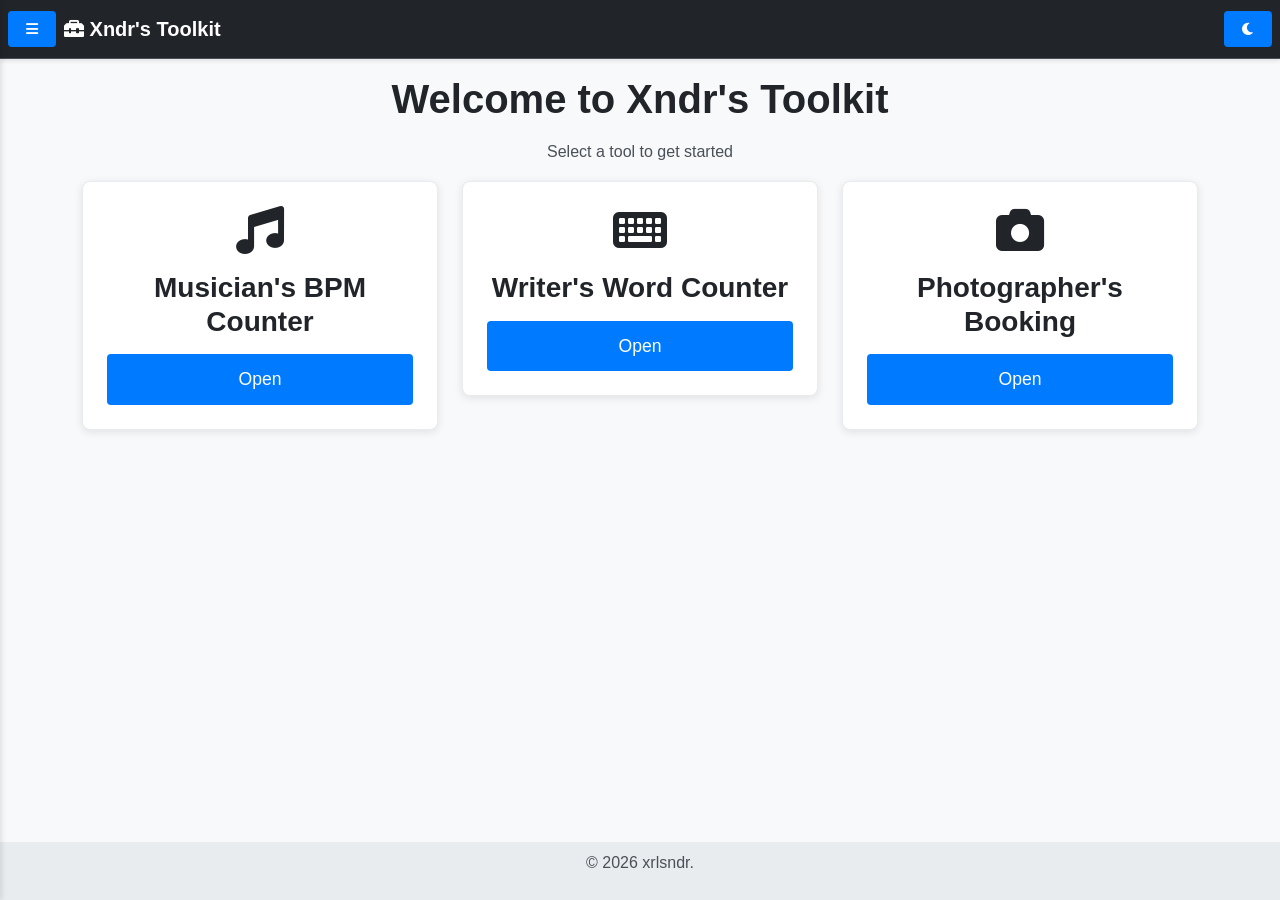
<file: index.html>
﻿<!DOCTYPE html>
<html lang="en">
<head>
<meta charset="UTF-8">
<title>Xndr's Toolkit</title>
<meta name="viewport" content="width=device-width, initial-scale=1.0">

<link href="https://cdn.jsdelivr.net/npm/bootstrap@5.3.0/dist/css/bootstrap.min.css" rel="stylesheet">
<link rel="stylesheet" href="https://cdnjs.cloudflare.com/ajax/libs/font-awesome/6.0.0/css/all.min.css">
<link rel="stylesheet" href="styles.css">

<style>
footer {
    margin-top: auto;
}
</style>
</head>

<body>

<nav class="navbar navbar-dark bg-dark">
<div class="container-fluid d-flex align-items-center px-2">
    <button onclick="toggleSidebar()" class="btn btn-outline-light btn-sm nav-icon-btn me-2" aria-label="Open sidebar"><i class="fas fa-bars"></i></button>
    <span class="navbar-brand"><i class="fas fa-toolbox"></i> Xndr's Toolkit</span>
    <div class="d-flex gap-1 align-items-center ms-auto">
        <button onclick="toggleDarkMode()" class="btn btn-outline-light btn-sm nav-icon-btn" aria-label="Toggle dark mode"><i class="fas fa-moon"></i></button>
    </div>
</div>
</nav>

<section class="p-3 text-center">
<h1>Welcome to Xndr's Toolkit </h1>
<p>Select a tool to get started</p>

<div class="container mt-2">
<div class="row g-4 justify-content-center">

<!-- WEBSITE 1 -->
<div class="col-md-4">
<div class="card-custom text-center">
<i class="fas fa-music fa-3x"></i>
<h3 class="mt-3">Musician's BPM Counter</h3>
<a href="metronome.html" class="btn btn-primary btn-custom page-link">Open</a>
</div>
</div>

<!-- WEBSITE 2 -->
<div class="col-md-4">
<div class="card-custom text-center">
<i class="fas fa-keyboard fa-3x"></i>
<h3 class="mt-3">Writer's Word Counter</h3>
<a href="wordcount.html" class="btn btn-success btn-custom page-link">Open</a>
</div>
</div>

<!-- WEBSITE 3 -->
<div class="col-md-4">
<div class="card-custom text-center">
<i class="fas fa-camera fa-3x"></i>
<h3 class="mt-3">Photographer's Booking</h3>
<a href="booking.html" class="btn btn-warning btn-custom page-link">Open</a>
</div>
</div>

</div>
</div>
</section>

<footer>
<p>&copy; 2026 xrlsndr.</p>
</footer>

<style>
footer {
    margin-top: auto;
}
</style>

<script>
/* ===== DARK MODE ===== */
function initializeDarkMode() {
    const isDarkMode = localStorage.getItem('darkMode') === 'enabled';
    if (isDarkMode) {
        document.body.classList.add('dark-mode');
    }
}

function toggleDarkMode() {
    document.body.classList.toggle("dark-mode");
    const isDarkMode = document.body.classList.contains('dark-mode');
    localStorage.setItem('darkMode', isDarkMode ? 'enabled' : 'disabled');
}

/* ===== SIDEBAR ===== */
function toggleSidebar() {
    const sidebar = document.getElementById('sidebar');
    const overlay = document.getElementById('sidebar-overlay');
    const body = document.body;
    
    sidebar.classList.toggle('open');
    overlay.classList.toggle('open');
    body.classList.toggle('sidebar-open');
}

/* ===== PAGE TRANSITIONS ===== */
function setupPageTransition() {
    document.querySelectorAll('a.page-link').forEach(link => {
        const href = link.getAttribute('href');
        if (!href || href.startsWith('#')) return;
        link.addEventListener('click', function(event) {
            event.preventDefault();
            toggleSidebar(); // Close sidebar first
            document.body.classList.add('fade-out');
            setTimeout(() => window.location.href = href, 300);
        });
    });
}

window.addEventListener('DOMContentLoaded', () => {
    initializeDarkMode();
    setupPageTransition();
    document.getElementById('sidebar-overlay').addEventListener('click', toggleSidebar);
});
</script>

<div id="sidebar" class="sidebar">
    <button onclick="toggleSidebar()" class="close-btn">&times;</button>
    <ul class="sidebar-menu">
        <li><a href="metronome.html" class="page-link"><i class="fas fa-music"></i> Metronome</a></li>
        <li><a href="wordcount.html" class="page-link"><i class="fas fa-keyboard"></i> Word Counter</a></li>
        <li><a href="booking.html" class="page-link"><i class="fas fa-camera"></i> Booking</a></li>
    </ul>
</div>

<div id="sidebar-overlay" class="sidebar-overlay"></div>

</body>
</html>
</file>
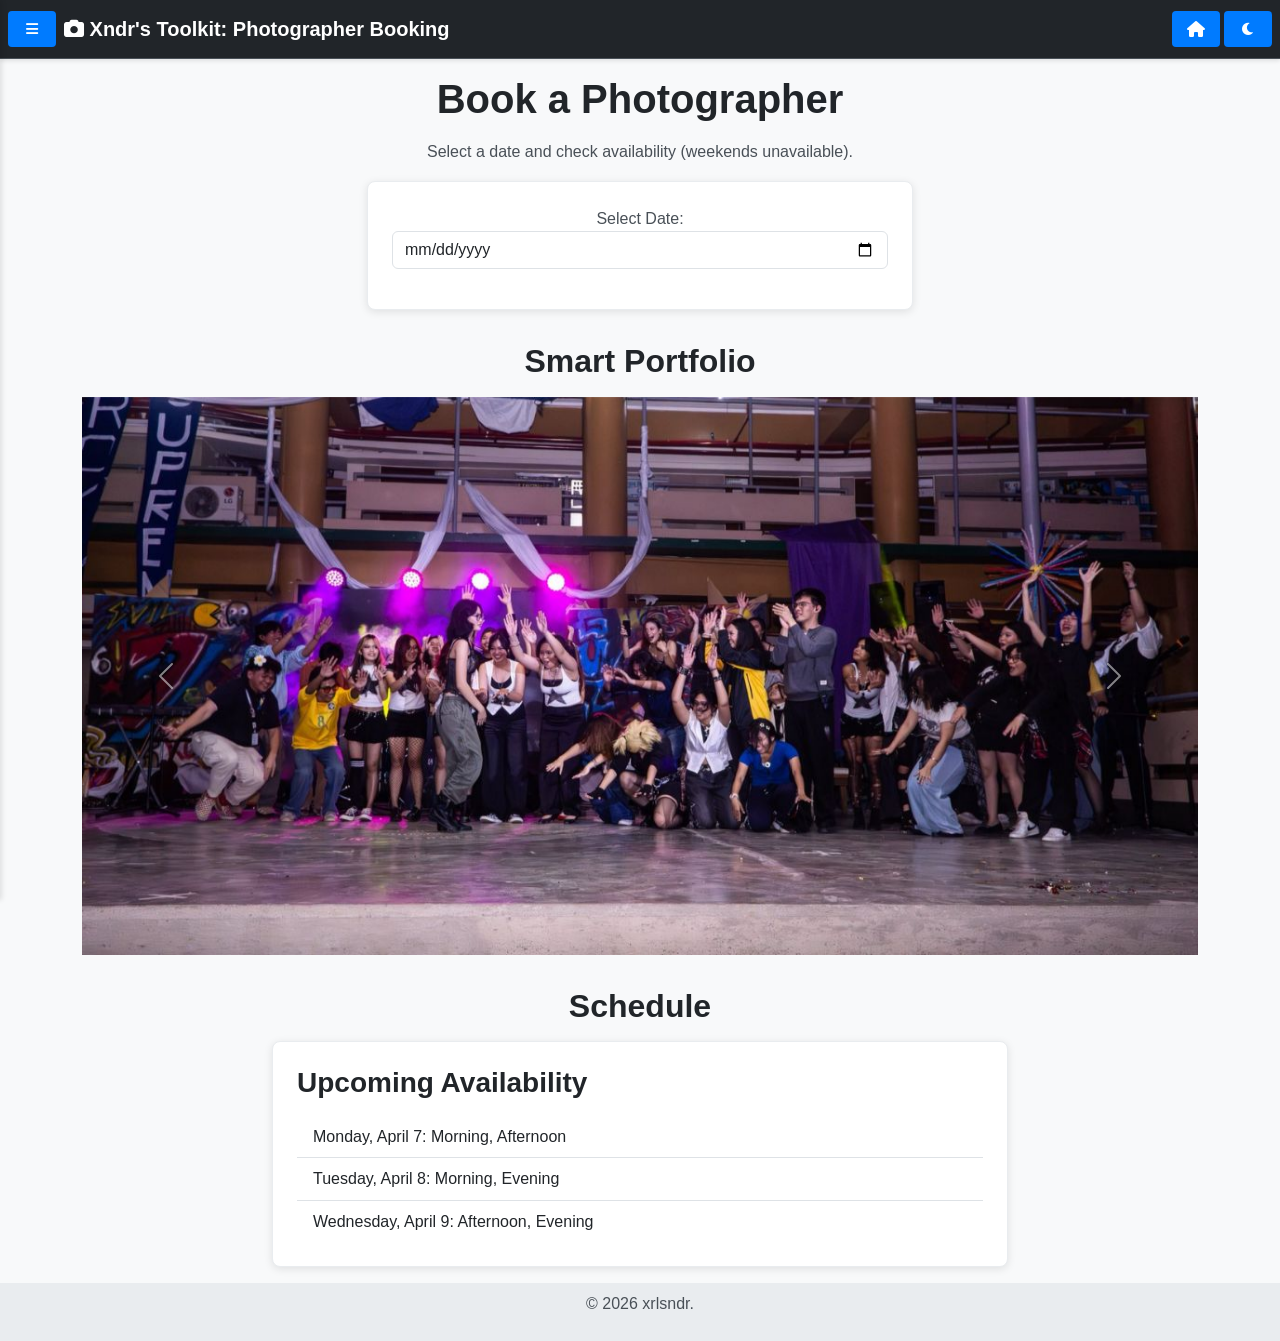
<file: booking.html>
﻿<!DOCTYPE html>
<html lang="en">
<head>
<meta charset="UTF-8">
<title>Photographer Booking</title>
<meta name="viewport" content="width=device-width, initial-scale=1.0">

<link href="https://cdn.jsdelivr.net/npm/bootstrap@5.3.0/dist/css/bootstrap.min.css" rel="stylesheet">
<link rel="stylesheet" href="https://cdnjs.cloudflare.com/ajax/libs/font-awesome/6.0.0/css/all.min.css">
<link rel="stylesheet" href="styles.css">

<style>
body.dark-mode .list-group-item {
    background-color: #495057;
    color: #f8f9fa;
    border-color: #6c757d;
}

body.dark-mode .bg-light {
    background-color: #343a40 !important;
}

.alert-success {
    background-color: #d1edff;
    border-color: #bee5eb;
    color: #0c5460;
}

body.dark-mode .alert-success {
    background-color: #1a3a4a;
    border-color: #2d5a6c;
    color: #bee5eb;
}
</style>
</head>
<body>

<nav class="navbar navbar-dark bg-dark">
<div class="container-fluid d-flex align-items-center px-2">
    <button onclick="toggleSidebar()" class="btn btn-outline-light btn-sm nav-icon-btn me-2" aria-label="Open sidebar"><i class="fas fa-bars"></i></button>
    <span class="navbar-brand"><i class="fas fa-camera"></i> Xndr's Toolkit: Photographer Booking</span>
    <div class="d-flex gap-1 align-items-center ms-auto">
        <a href="index.html" class="btn btn-outline-light btn-sm page-link nav-icon-btn" aria-label="Back to home"><i class="fas fa-home"></i></a>
        <button onclick="toggleDarkMode()" class="btn btn-outline-light btn-sm nav-icon-btn" aria-label="Toggle dark mode"><i class="fas fa-moon"></i></button>
    </div>
</div>
</nav>

<section class="p-3 text-center">
<h1>Book a Photographer</h1>
<p>Select a date and check availability (weekends unavailable).</p>

<div class="container mt-2">
<div class="row justify-content-center">
    <div class="col-md-6">
        <div class="card-custom">
            <label for="bookingDate">Select Date:</label>
            <input type="date" id="bookingDate" class="form-control mb-3">
            <p id="warning" class="text-danger fw-bold" style="display: none;">Date Unavailable (Weekend)</p>
            <p id="available" class="text-success fw-bold" style="display: none;">Date Available </p>
<div id="timeSlots" style="display: none;">
<label>Available Time Slots:</label>
<div class="form-check">
<input class="form-check-input" type="radio" name="timeSlot" id="morning" value="morning">
<label class="form-check-label" for="morning">
Morning (9 AM - 12 PM)
</label>
</div>
<div class="form-check">
<input class="form-check-input" type="radio" name="timeSlot" id="afternoon" value="afternoon">
<label class="form-check-label" for="afternoon">
Afternoon (1 PM - 5 PM)
</label>
</div>
<div class="form-check">
<input class="form-check-input" type="radio" name="timeSlot" id="evening" value="evening">
<label class="form-check-label" for="evening">
Evening (6 PM - 9 PM)
</label>
</div>
<label for="bookingEmail" class="mt-3">Email Address:</label>
<input type="email" id="bookingEmail" class="form-control mb-3" placeholder="Enter your email address" required>
<button class="btn btn-custom mt-3" id="bookNowBtn">Book Now</button>
</div>
<div id="bookingSuccess" class="mt-3" style="display: none;">
<div class="alert alert-success" role="alert">
<i class="fas fa-check-circle"></i> <strong>Booking Successful!</strong> Thank you for booking with us. We'll send a confirmation email shortly.
</div>
</div>
        </div>
    </div>
</div>
</div>
</section>

<section class="p-3" id="portfolio">
<h2 class="text-center">Smart Portfolio</h2>
<div class="container">
<div id="portfolioCarousel" class="carousel slide" data-bs-ride="carousel">
<div class="carousel-inner">
<div class="carousel-item active">
<img src="recital.jpg" class="d-block w-100" alt="Recital">
</div>
<div class="carousel-item">
<img src="backstage.jpg" class="d-block w-100" alt="Backstage">
</div>
<div class="carousel-item">
<img src="practices.jpg" class="d-block w-100" alt="Practices">
</div>
</div>
<button class="carousel-control-prev" type="button" data-bs-target="#portfolioCarousel" data-bs-slide="prev">
<span class="carousel-control-prev-icon" aria-hidden="true"></span>
<span class="visually-hidden">Previous</span>
</button>
<button class="carousel-control-next" type="button" data-bs-target="#portfolioCarousel" data-bs-slide="next">
<span class="carousel-control-next-icon" aria-hidden="true"></span>
<span class="visually-hidden">Next</span>
</button>
</div>
</div>
</section>

<section class="p-3 bg-light" id="schedule">
<h2 class="text-center">Schedule</h2>
<div class="container">
<div class="row justify-content-center">
<div class="col-md-8">
<div class="card-custom">
<h3>Upcoming Availability</h3>
<ul class="list-group list-group-flush">
<li class="list-group-item">Monday, April 7: Morning, Afternoon</li>
<li class="list-group-item">Tuesday, April 8: Morning, Evening</li>
<li class="list-group-item">Wednesday, April 9: Afternoon, Evening</li>
</ul>
</div>
</div>
</div>
</div>
</section>

<footer>
<p>&copy; 2026 xrlsndr.</p>
</footer>

<style>
footer {
    margin-top: auto;
}
</style>

<script src="https://cdn.jsdelivr.net/npm/bootstrap@5.3.0/dist/js/bootstrap.bundle.min.js"></script>
<script>
/* ===== DARK MODE ===== */
function initializeDarkMode() {
    const isDarkMode = localStorage.getItem('darkMode') === 'enabled';
    if (isDarkMode) {
        document.body.classList.add('dark-mode');
    }
}

function toggleDarkMode() {
    document.body.classList.toggle("dark-mode");
    const isDarkMode = document.body.classList.contains('dark-mode');
    localStorage.setItem('darkMode', isDarkMode ? 'enabled' : 'disabled');
}

/* ===== SIDEBAR ===== */
function toggleSidebar() {
    const sidebar = document.getElementById('sidebar');
    const overlay = document.getElementById('sidebar-overlay');
    const body = document.body;
    
    sidebar.classList.toggle('open');
    overlay.classList.toggle('open');
    body.classList.toggle('sidebar-open');
}

/* ===== PAGE TRANSITIONS ===== */
function setupPageTransition() {
    document.querySelectorAll('a.page-link').forEach(link => {
        const href = link.getAttribute('href');
        if (!href || href.startsWith('#')) return;
        link.addEventListener('click', function(event) {
            event.preventDefault();
            toggleSidebar(); // Close sidebar first
            document.body.classList.add('fade-out');
            setTimeout(() => window.location.href = href, 300);
        });
    });
}

window.addEventListener('DOMContentLoaded', () => {
    initializeDarkMode();
    setupPageTransition();
    document.getElementById('sidebar-overlay').addEventListener('click', toggleSidebar);
});

/* ===== DATE VALIDATION ===== */
const bookingDate = document.getElementById("bookingDate");
const warning = document.getElementById("warning");
const available = document.getElementById("available");
const timeSlots = document.getElementById("timeSlots");
const bookingEmail = document.getElementById("bookingEmail");
const bookNowBtn = document.getElementById("bookNowBtn");
const bookingSuccess = document.getElementById("bookingSuccess");

bookingDate.addEventListener("change", function () {
    const selectedDate = new Date(this.value);
    const day = selectedDate.getDay(); // 0 = Sunday, 6 = Saturday

    if (day === 0 || day === 6) {
        warning.style.display = "block";
        available.style.display = "none";
        timeSlots.style.display = "none";
        bookingSuccess.style.display = "none";
    } else {
        warning.style.display = "none";
        available.style.display = "block";
        timeSlots.style.display = "block";
        bookingSuccess.style.display = "none";
    }
});

bookNowBtn.addEventListener("click", function() {
    const selectedTimeSlot = document.querySelector('input[name="timeSlot"]:checked');
    const email = bookingEmail.value.trim();
    
    if (!selectedTimeSlot) {
        alert("Please select a time slot.");
        return;
    }
    
    if (!email) {
        alert("Please enter your email address.");
        return;
    }
    
    // Basic email validation
    const emailRegex = /^[^\s@]+@[^\s@]+\.[^\s@]+$/;
    if (!emailRegex.test(email)) {
        alert("Please enter a valid email address.");
        return;
    }
    
    console.log("Booking details:", {
        date: bookingDate.value,
        timeSlot: selectedTimeSlot.value,
        email: email
    });
     
    timeSlots.style.display = "none";
    available.style.display = "none";
    bookingSuccess.style.display = "block";
});
</script>

<div id="sidebar" class="sidebar">
    <button onclick="toggleSidebar()" class="close-btn">&times;</button>
    <ul class="sidebar-menu">
        <li><a href="index.html" class="page-link"><i class="fas fa-home"></i> Home</a></li>
        <li><a href="metronome.html" class="page-link"><i class="fas fa-music"></i> Metronome</a></li>
        <li><a href="wordcount.html" class="page-link"><i class="fas fa-keyboard"></i> Word Counter</a></li>
    </ul>
</div>

<div id="sidebar-overlay" class="sidebar-overlay"></div>

</body>
</html>
</file>
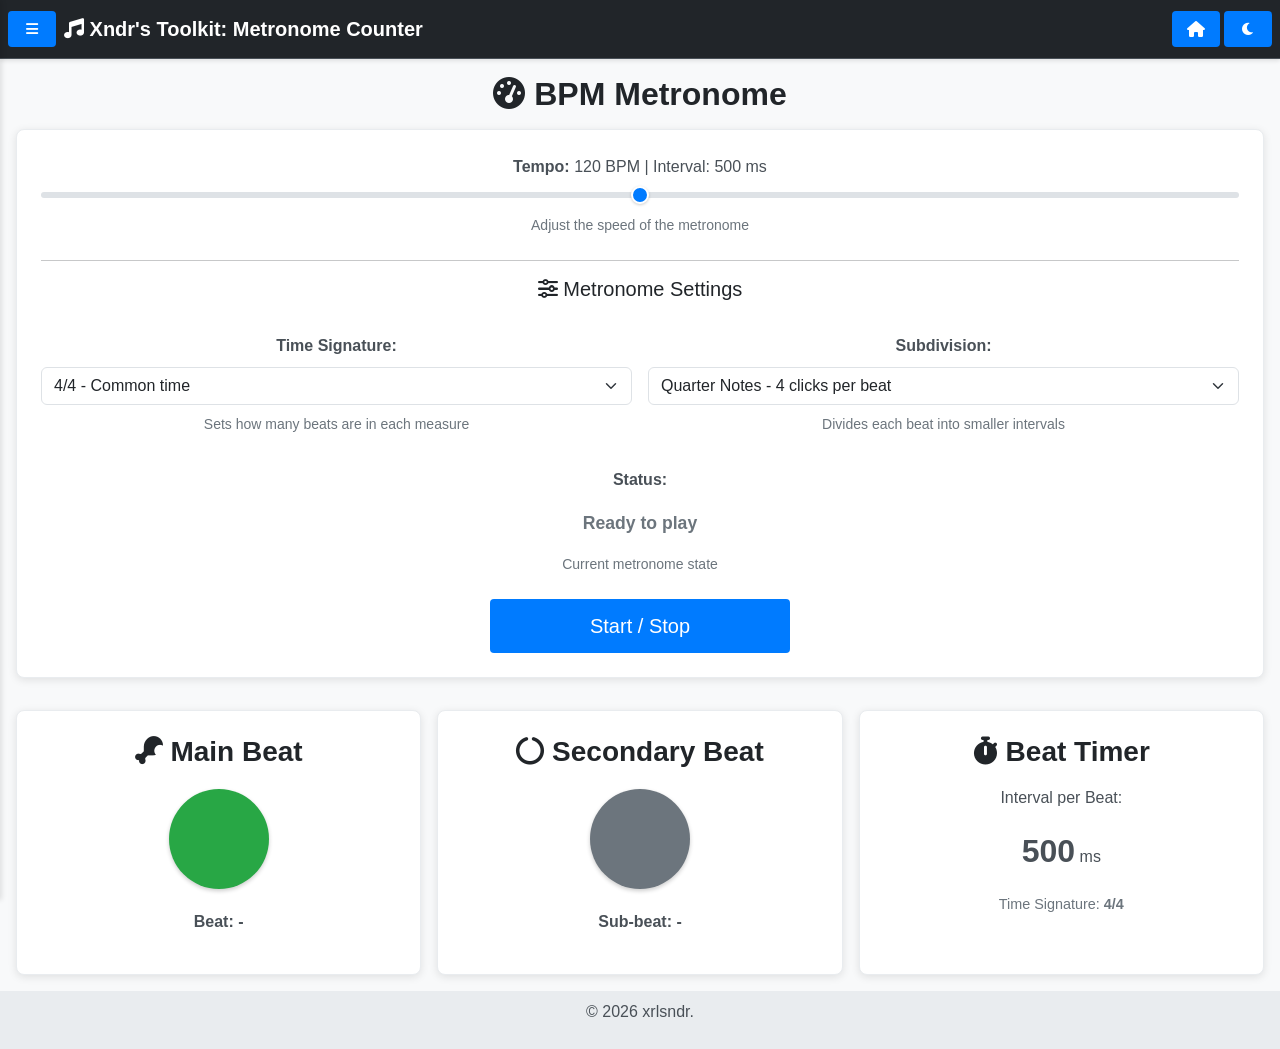
<file: metronome.html>
<!DOCTYPE html>
<html lang="en">
<head>
<meta charset="UTF-8">
<title>Metronome Counter</title>
<meta name="viewport" content="width=device-width, initial-scale=1.0">

<link href="https://cdn.jsdelivr.net/npm/bootstrap@5.3.0/dist/css/bootstrap.min.css" rel="stylesheet">
<link rel="stylesheet" href="https://cdnjs.cloudflare.com/ajax/libs/font-awesome/6.0.0/css/all.min.css">
<link rel="stylesheet" href="styles.css">

<style>
/* ===== SLIDER ===== */
input[type=range] {
    width: 100%;
    height: 6px;
    background-color: #dee2e6;
    border-radius: 3px;
    appearance: none;
    outline: none;
    transition: background-color 0.3s ease;
}

body.dark-mode input[type=range] {
    background-color: #495057;
}

input[type=range]::-webkit-slider-thumb {
    appearance: none;
    width: 18px;
    height: 18px;
    background-color: #007bff;
    border-radius: 50%;
    cursor: pointer;
    border: 2px solid #ffffff;
    box-shadow: 0 1px 3px rgba(0,0,0,0.2);
    transition: background-color 0.3s ease, border-color 0.3s ease;
}

body.dark-mode input[type=range]::-webkit-slider-thumb {
    border-color: #212529;
}

/* ===== BEAT FLASH ===== */
.flash {
    background-color: #ffc107 !important;
    transition: background-color 0.2s;
}

/* ===== BEAT VISUAL ===== */
.beat-circle {
    width: 100px;
    height: 100px;
    border-radius: 50%;
    background-color: #6c757d;
    margin: 20px auto;
    box-shadow: 0 2px 4px rgba(0,0,0,0.2);
    transition: background-color 0.3s ease;
}

body.dark-mode .beat-circle {
    background-color: #adb5bd;
}

/* ===== SOUNDWAVE ===== */
.soundwave {
    display: flex;
    justify-content: center;
    align-items: end;
    height: 60px;
}

.bar {
    width: 6px;
    background-color: #007bff;
    margin: 0 1px;
    border-radius: 3px;
}

/* ===== VISUAL CONTAINER ===== */
.visual-container {
    display: flex;
    justify-content: space-between;
    align-items: stretch;
    gap: 1rem;
}

.visual-item {
    flex: 1;
}

/* ===== VISUAL BOX ===== */
.visual-box {
    background-color: #ffffff;
    padding: 1.5rem;
    border-radius: 8px;
    box-shadow: 0 2px 8px rgba(0,0,0,0.1);
    border: 1px solid #e9ecef;
    transition: background-color 0.3s ease, border-color 0.3s ease, box-shadow 0.3s ease;
}

body.dark-mode .visual-box {
    background-color: #343a40;
    border-color: #495057;
    box-shadow: 0 2px 8px rgba(0,0,0,0.3);
}

/* ===== RESPONSIVE ===== */
@media (max-width: 768px) {
    .visual-container {
        flex-direction: column;
    }
    
    .card-custom {
        padding: 1.5rem;
    }
}
</style>
</head>

<body>

<nav class="navbar navbar-dark bg-dark">
<div class="container-fluid d-flex align-items-center px-2">
    <button onclick="toggleSidebar()" class="btn btn-outline-light btn-sm nav-icon-btn me-2" aria-label="Open sidebar"><i class="fas fa-bars"></i></button>
    <span class="navbar-brand"><i class="fas fa-music"></i> Xndr's Toolkit: Metronome Counter</span>
    <div class="d-flex gap-1 align-items-center ms-auto">
        <a href="index.html" class="btn btn-outline-light btn-sm page-link nav-icon-btn" aria-label="Back to home"><i class="fas fa-home"></i></a>
        <button onclick="toggleDarkMode()" class="btn btn-outline-light btn-sm nav-icon-btn" aria-label="Toggle dark mode"><i class="fas fa-moon"></i></button>
    </div>
</div>
</nav>

<section class="p-3 text-center">
<h2><i class="fas fa-tachometer-alt"></i> BPM Metronome</h2>

<div class="card-custom mt-2">

<div class="mb-4">
    <label><strong>Tempo:</strong> <span id="bpmDisplay">120</span> BPM | Interval: <span id="intervalDisplay">500</span> ms</label>
    <input type="range" id="tempoBpm" min="40" max="200" value="120" oninput="updateBPM(this)">
    <small class="d-block mt-2" style="color: #6c757d;">Adjust the speed of the metronome</small>
</div>

<hr>

<h5 class="mb-3"><i class="fas fa-sliders-h"></i> Metronome Settings</h5>

<div class="row mt-3 g-3">
    <div class="col-md-6">
        <label for="timeSignature" class="form-label"><strong>Time Signature:</strong></label>
        <select id="timeSignature" class="form-select" onchange="updateTimeSignature(this)">
            <option value="2/4">2/4 - Two beats per measure</option>
            <option value="3/4">3/4 - Waltz time</option>
            <option value="4/4" selected>4/4 - Common time</option>
            <option value="5/4">5/4 - Five beats per measure</option>
            <option value="6/8">6/8 - Six eighth notes per measure</option>
            <option value="7/8">7/8 - Seven beats per measure</option>
        </select>
        <small class="d-block mt-2" style="color: #6c757d;">Sets how many beats are in each measure</small>
    </div>
    
    <div class="col-md-6">
        <label for="subdivision" class="form-label"><strong>Subdivision:</strong></label>
        <select id="subdivision" class="form-select" onchange="updateSubdivision(this)">
            <option value="1">Whole Notes - 1 click per beat</option>
            <option value="2">Half Notes - 2 clicks per beat</option>
            <option value="4" selected>Quarter Notes - 4 clicks per beat</option>
            <option value="8">Eighth Notes - 8 clicks per beat</option>
            <option value="16">Sixteenth Notes - 16 clicks per beat</option>
        </select>
        <small class="d-block mt-2" style="color: #6c757d;">Divides each beat into smaller intervals</small>
    </div>
</div>

<div class="row mt-3 g-3 justify-content-center">
    <div class="col-md-6 text-center">
        <label class="form-label"><strong>Status:</strong></label>
        <p style="font-size: 1.1em; font-weight: bold; margin-top: 0.5rem;">
            <span id="statusDisplay" style="color: #6c757d;">Ready to play</span>
        </p>
        <small class="d-block mt-2" style="color: #6c757d;">Current metronome state</small>
    </div>
</div>

<button class="btn btn-success btn-lg mt-4" style="width: 100%; max-width: 300px;" onclick="toggleMetronome()">
<span id="playBtnText">Start</span> / Stop
</button>

</div>
</section>

<section class="p-3">
<div class="visual-container">
<div class="visual-item text-center visual-box">
<h3><i class="fas fa-drumstick-bite"></i> Main Beat</h3>
<div id="beat-visual-main" class="beat-circle" style="background-color: #28a745;"></div>
<p class="mt-2"><strong>Beat: <span id="beatPosition">-</span></strong></p>
</div>
<div class="visual-item text-center visual-box">
<h3><i class="fas fa-circle-notch"></i> Secondary Beat</h3>
<div id="beat-visual-secondary" class="beat-circle" style="background-color: #6c757d;"></div>
<p class="mt-2"><strong>Sub-beat: <span id="subBeatPosition">-</span></strong></p>
</div>
<div class="visual-item text-center visual-box">
<h3><i class="fas fa-stopwatch"></i> Beat Timer</h3>
<p>Interval per Beat:</p>
<p><span id="intervalDisplay2" style="font-size: 2em; font-weight: bold;">500</span> ms</p>
<p style="font-size: 0.9em; color: #6c757d;">Time Signature: <strong><span id="timeSigDisplay">4/4</span></strong></p>
</div>
</div>
</section>

<script>
const tempoInput = document.getElementById("tempoBpm");
const bpmDisplay = document.getElementById("bpmDisplay");
const intervalDisplay = document.getElementById("intervalDisplay");
const intervalDisplay2 = document.getElementById("intervalDisplay2");
const timeSignatureSelect = document.getElementById("timeSignature");
const subdivisionSelect = document.getElementById("subdivision");

let intervalId = null;
let isPlaying = false;
let beatCount = 0;
let timeSignature = "4/4";
let subdivision = 4;
let accentEnabled = true;
let beatsPerMeasure = 4;

const clickSound = new Audio("lowmetronome.wav");
const accentClickSound = new Audio("metronome.wav");
clickSound.volume = 1.0;
clickSound.preload = "auto";
accentClickSound.volume = 1.0;
accentClickSound.preload = "auto";

/* ===== METRONOME PLAYBACK ===== */
function playClick(isMainBeat = false, isAccent = false) {
    try {
        const sound = isMainBeat ? accentClickSound : clickSound;
        sound.currentTime = 0;
        
        // If accent is enabled and this is an accented beat, increase volume
        if (isAccent && accentEnabled) {
            sound.volume = 1.0;
        } else {
            sound.volume = 0.7;
        }
        
        sound.play().catch(error => {
            console.log("Audio play failed:", error);
        });
    } catch (error) {
        console.log("Audio error:", error);
    }
}

/* ===== BPM DISPLAY ===== */
function updateBPM(el) {
    const bpm = el.value;
    const interval = (60000 / bpm).toFixed(0);
    bpmDisplay.textContent = bpm;
    intervalDisplay.textContent = interval;
    intervalDisplay2.textContent = interval;
    if (isPlaying) {
        restartMetronome();
    }
}

/* ===== TIME SIGNATURE ===== */
function updateTimeSignature(el) {
    timeSignature = el.value;
    const [beats] = timeSignature.split('/');
    beatsPerMeasure = parseInt(beats);
    beatCount = 0;
    document.getElementById("timeSigDisplay").textContent = timeSignature;
}

/* ===== SUBDIVISION ===== */
function updateSubdivision(el) {
    subdivision = parseInt(el.value);
    if (isPlaying) {
        restartMetronome();
    }
}

/* ===== STATUS DISPLAY ===== */
function updateStatusDisplay() {
    const statusDisplay = document.getElementById("statusDisplay");
    if (isPlaying) {
        statusDisplay.textContent = "Playing";
        statusDisplay.style.color = "#28a745";
    } else {
        statusDisplay.textContent = "Ready to play";
        statusDisplay.style.color = "#6c757d";
    }
}

/* ===== METRONOME CONTROL ===== */
function toggleMetronome() {
    if (!isPlaying) {
        startMetronome();
    } else {
        stopMetronome();
    }
}

function startMetronome() {
    let bpm = tempoInput.value;
    let beatInterval = 60000 / bpm;
    let subdivisionInterval = beatInterval / subdivision;
    beatCount = 0;
    isPlaying = true;
    updateStatusDisplay();
    document.getElementById("playBtnText").textContent = "Stop";

    intervalId = setInterval(() => {
        // Determine if this is a main beat (start of each beat)
        const isMainBeat = beatCount % subdivision === 0;
        // Determine if this is an accented beat (first beat of measure)
        const isAccent = accentEnabled && (beatCount % (beatsPerMeasure * subdivision) === 0);
        playClick(isMainBeat, isAccent);

        // VISUAL FLASH - separate indicators for main and secondary beats
        if (isMainBeat) {
            const beatVisualMain = document.getElementById("beat-visual-main");
            beatVisualMain.classList.add("flash");
            setTimeout(() => beatVisualMain.classList.remove("flash"), 100);
        } else {
            const beatVisualSecondary = document.getElementById("beat-visual-secondary");
            beatVisualSecondary.classList.add("flash");
            setTimeout(() => beatVisualSecondary.classList.remove("flash"), 100);
        }
        
        // Update beat position display
        const beatInMeasure = Math.floor((beatCount % (beatsPerMeasure * subdivision)) / subdivision) + 1;
        document.getElementById("beatPosition").textContent = beatInMeasure + " / " + beatsPerMeasure;
        
        // Update sub-beat position (subdivision within the beat)
        const subBeatInBeat = (beatCount % subdivision) + 1;
        document.getElementById("subBeatPosition").textContent = subBeatInBeat + " / " + subdivision;
        
        beatCount++;
    }, subdivisionInterval);

    isPlaying = true;
}

function stopMetronome() {
    clearInterval(intervalId);
    isPlaying = false;
    beatCount = 0;
    document.getElementById("beatPosition").textContent = "-";
    document.getElementById("subBeatPosition").textContent = "-";
    document.getElementById("playBtnText").textContent = "Start";
    updateStatusDisplay();
}

function restartMetronome() {
    stopMetronome();
    startMetronome();
}

/* ===== DARK MODE ===== */
function initializeDarkMode() {
    const isDarkMode = localStorage.getItem('darkMode') === 'enabled';
    if (isDarkMode) {
        document.body.classList.add('dark-mode');
    }
}

function toggleDarkMode() {
    document.body.classList.toggle("dark-mode");
    const isDarkMode = document.body.classList.contains('dark-mode');
    localStorage.setItem('darkMode', isDarkMode ? 'enabled' : 'disabled');
}

/* ===== SIDEBAR ===== */
function toggleSidebar() {
    const sidebar = document.getElementById('sidebar');
    const overlay = document.getElementById('sidebar-overlay');
    const body = document.body;
    
    sidebar.classList.toggle('open');
    overlay.classList.toggle('open');
    body.classList.toggle('sidebar-open');
}

/* ===== PAGE TRANSITIONS ===== */
function setupPageTransition() {
    document.querySelectorAll('a.page-link').forEach(link => {
        const href = link.getAttribute('href');
        if (!href || href.startsWith('#')) return;
        link.addEventListener('click', function(event) {
            event.preventDefault();
            toggleSidebar(); // Close sidebar first
            document.body.classList.add('fade-out');
            setTimeout(() => window.location.href = href, 300);
        });
    });
}

window.addEventListener('DOMContentLoaded', () => {
    initializeDarkMode();
    setupPageTransition();
    document.getElementById('sidebar-overlay').addEventListener('click', toggleSidebar);
});
</script>

<footer>
    <p>&copy; 2026 xrlsndr.</p>
</footer>

<style>
footer {
    margin-top: auto;
}
</style>

<div id="sidebar" class="sidebar">
    <button onclick="toggleSidebar()" class="close-btn">&times;</button>
    <ul class="sidebar-menu">
        <li><a href="index.html" class="page-link"><i class="fas fa-home"></i> Home</a></li>
        <li><a href="wordcount.html" class="page-link"><i class="fas fa-keyboard"></i> Word Counter</a></li>
        <li><a href="booking.html" class="page-link"><i class="fas fa-camera"></i> Booking</a></li>
    </ul>
</div>

<div id="sidebar-overlay" class="sidebar-overlay"></div>

</body>
</html>
</file>
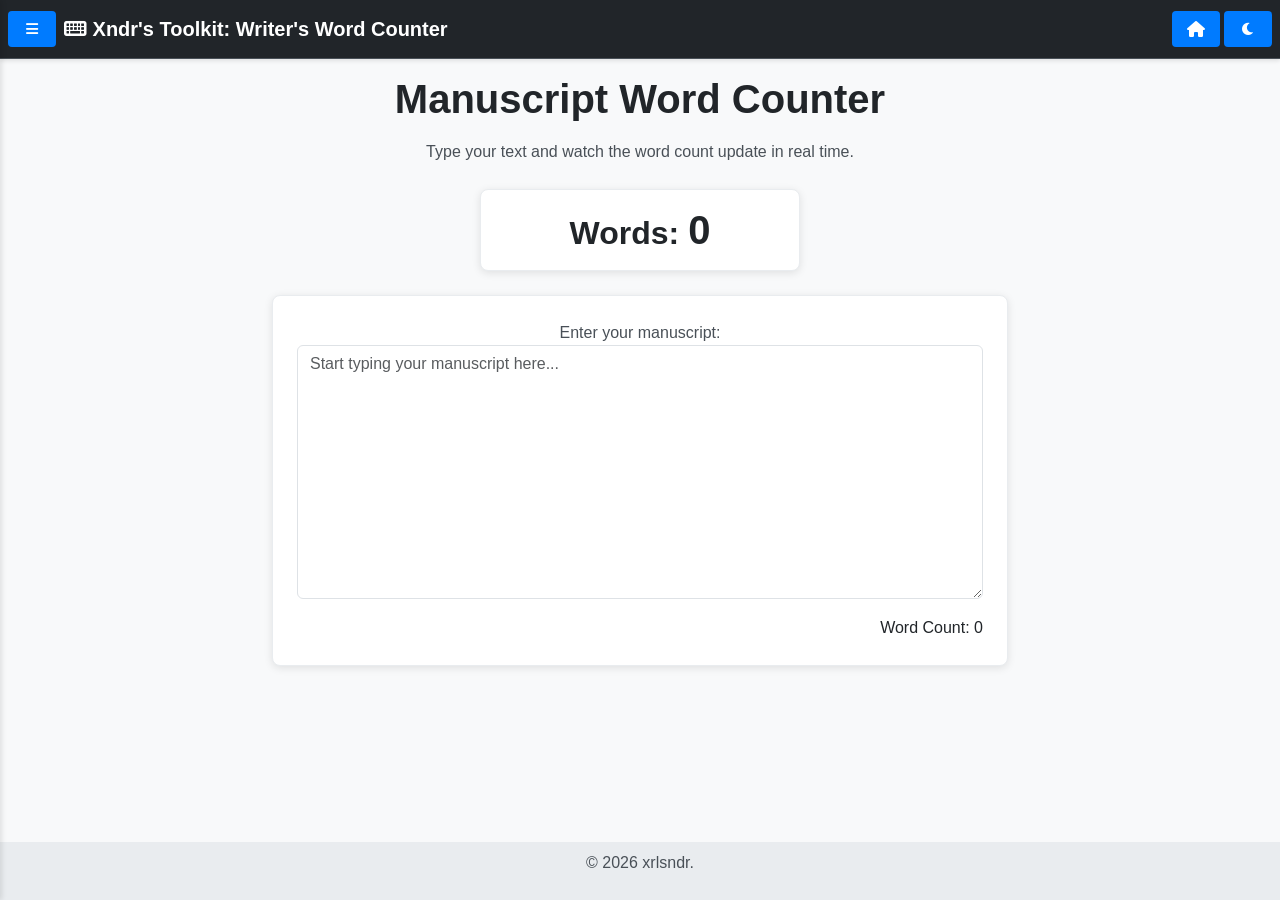
<file: wordcount.html>
<!DOCTYPE html>
<html lang="en">
<head>
<meta charset="UTF-8">
<title>Writer's Word Counter</title>
<meta name="viewport" content="width=device-width, initial-scale=1.0">

<link href="https://cdn.jsdelivr.net/npm/bootstrap@5.3.0/dist/css/bootstrap.min.css" rel="stylesheet">
<link rel="stylesheet" href="https://cdnjs.cloudflare.com/ajax/libs/font-awesome/6.0.0/css/all.min.css">
<link rel="stylesheet" href="styles.css">

<style>
footer {
    margin-top: auto;
}
</style>
</head>

<body>

<nav class="navbar navbar-dark bg-dark">
<div class="container-fluid d-flex align-items-center px-2">
    <button onclick="toggleSidebar()" class="btn btn-outline-light btn-sm nav-icon-btn me-2" aria-label="Open sidebar"><i class="fas fa-bars"></i></button>
    <span class="navbar-brand"><i class="fas fa-keyboard"></i> Xndr's Toolkit: Writer's Word Counter</span>
    <div class="d-flex gap-1 align-items-center ms-auto">
        <a href="index.html" class="btn btn-outline-light btn-sm page-link nav-icon-btn" aria-label="Back to home"><i class="fas fa-home"></i></a>
        <button onclick="toggleDarkMode()" class="btn btn-outline-light btn-sm nav-icon-btn" aria-label="Toggle dark mode"><i class="fas fa-moon"></i></button>
    </div>
</div>
</nav>

<section class="p-3 text-center">
<h1>Manuscript Word Counter</h1>
<p>Type your text and watch the word count update in real time.</p>

<div class="my-4">
    <div class="card-custom p-3 mx-auto" style="max-width: 320px;">
        <h2 class="mb-0">Words: <span id="topWordCount" style="font-size: 2.5rem; font-weight: 700;">0</span></h2>
    </div>
</div>

<div class="container mt-2">
<div class="row justify-content-center">
    <div class="col-md-8">
        <div class="card-custom">
            <label for="manuscriptText">Enter your manuscript:</label>
            <textarea id="manuscriptText" class="form-control mb-3" rows="10" placeholder="Start typing your manuscript here..."></textarea>
            <div class="word-count text-end">
                Word Count: <span id="wordCount">0</span>
            </div>
        </div>
    </div>
</div>
</div>
</section>

<footer>
<p>&copy; 2026 xrlsndr.</p>
</footer>

<script>
/* ===== DARK MODE ===== */
function initializeDarkMode() {
    const isDarkMode = localStorage.getItem('darkMode') === 'enabled';
    if (isDarkMode) {
        document.body.classList.add('dark-mode');
    }
}

function toggleDarkMode() {
    document.body.classList.toggle("dark-mode");
    const isDarkMode = document.body.classList.contains('dark-mode');
    localStorage.setItem('darkMode', isDarkMode ? 'enabled' : 'disabled');
}

/* ===== SIDEBAR ===== */
function toggleSidebar() {
    const sidebar = document.getElementById('sidebar');
    const overlay = document.getElementById('sidebar-overlay');
    const body = document.body;
    
    sidebar.classList.toggle('open');
    overlay.classList.toggle('open');
    body.classList.toggle('sidebar-open');
}

/* ===== PAGE TRANSITIONS ===== */
function setupPageTransition() {
    document.querySelectorAll('a.page-link').forEach(link => {
        const href = link.getAttribute('href');
        if (!href || href.startsWith('#')) return;
        link.addEventListener('click', function(event) {
            event.preventDefault();
            toggleSidebar(); // Close sidebar first
            document.body.classList.add('fade-out');
            setTimeout(() => window.location.href = href, 300);
        });
    });
}

window.addEventListener('DOMContentLoaded', () => {
    initializeDarkMode();
    setupPageTransition();
    document.getElementById('sidebar-overlay').addEventListener('click', toggleSidebar);
});

/* ===== WORD COUNTER ===== */
const textarea = document.getElementById("manuscriptText");
const wordCountDisplay = document.getElementById("wordCount");
const topWordCountDisplay = document.getElementById("topWordCount");

textarea.addEventListener("input", function () {
    let text = textarea.value.trim();
    let words = 0;
    let matches = text.match(/\b[\w'-]{2,}\b/g);
    if (matches) {
        words = matches.filter(word => {
            // Require at least one letter (excludes pure numbers and special chars)
            return /[a-zA-Z]/.test(word);
        }).length;
    }
    wordCountDisplay.textContent = words;
    topWordCountDisplay.textContent = words;
});
</script>

<div id="sidebar" class="sidebar">
    <button onclick="toggleSidebar()" class="close-btn">&times;</button>
    <ul class="sidebar-menu">
        <li><a href="index.html" class="page-link"><i class="fas fa-home"></i> Home</a></li>
        <li><a href="metronome.html" class="page-link"><i class="fas fa-music"></i> Metronome</a></li>
        <li><a href="booking.html" class="page-link"><i class="fas fa-camera"></i> Booking</a></li>
    </ul>
</div>

<div id="sidebar-overlay" class="sidebar-overlay"></div>

</body>
</html>
</file>
<file: styles.css>
/* ===== LAYOUT ===== */
html, body {
    height: 100%;
}

body {
    display: flex;
    flex-direction: column;
    min-height: 100%;
    font-family: 'Segoe UI', Tahoma, Geneva, Verdana, sans-serif;
    background-color: #f8f9fa;
    color: #212529;
    margin: 0;
    padding: 0;
    line-height: 1.6;
    transition: opacity 0.3s ease, background-color 0.3s ease, color 0.3s ease;
    opacity: 1;
}

body.fade-out {
    opacity: 0;
}

body.dark-mode {
    background-color: #212529;
    color: #f8f9fa;
}

/* ===== NAVBAR ===== */
.navbar {
    background-color: #343a40;
    box-shadow: 0 2px 4px rgba(0,0,0,0.1);
    border-bottom: 1px solid #495057;
    transition: background-color 0.3s ease, border-color 0.3s ease;
}

body.dark-mode .navbar {
    background-color: #343a40;
    border-bottom: 1px solid #495057;
}

.navbar-brand {
    font-weight: 600;
    font-size: 1.25rem;
    color: #ffffff;
    transition: color 0.3s ease;
}

/* ===== CARDS ===== */
.card-custom {
    background-color: #ffffff;
    padding: 1.5rem;
    border-radius: 8px;
    box-shadow: 0 2px 8px rgba(0,0,0,0.1);
    border: 1px solid #e9ecef;
    transition: background-color 0.3s ease, border-color 0.3s ease, box-shadow 0.3s ease;
}

body.dark-mode .card-custom {
    background-color: #343a40;
    border-color: #495057;
    box-shadow: 0 2px 8px rgba(0,0,0,0.3);
}

/* ===== BUTTONS ===== */
.btn-custom {
    width: 100%;
    padding: 1rem;
    margin-top: 10px;
    font-size: 1.1rem;
    border-radius: 8px;
    transition: 0.3s;
}

.btn-custom:hover {
    transform: scale(1.05);
}

.nav-icon-btn {
    width: 36px;
    height: 36px;
    padding: 0;
    display: inline-flex;
    justify-content: center;
    align-items: center;
}

.btn {
    background-color: #007bff;
    color: #ffffff;
    border: none;
    border-radius: 4px;
    padding: 0.75rem 1.5rem;
    font-weight: 500;
    cursor: pointer;
    transition: background-color 0.2s ease;
}

.btn:hover {
    background-color: #0056b3;
}

body.dark-mode .btn {
    background-color: #0d6efd;
}

body.dark-mode .btn:hover {
    background-color: #0b5ed7;
}

/* ===== TEXT ===== */
h1, h2, h3 {
    color: #212529;
    margin-bottom: 1rem;
    font-weight: 600;
    transition: color 0.3s ease;
}

body.dark-mode h1, body.dark-mode h2, body.dark-mode h3 {
    color: #f8f9fa;
}

p, label {
    color: #495057;
    transition: color 0.3s ease;
}

body.dark-mode p, body.dark-mode label {
    color: #adb5bd;
}

/* ===== FOOTER ===== */
footer {
    text-align: center;
    padding: 0.5rem;
    background-color: #e9ecef;
    color: #6c757d;
    margin-top: 1rem;
    transition: background-color 0.3s ease, color 0.3s ease;
}

body.dark-mode footer {
    background-color: #343a40;
    color: #adb5bd;
}

/* ===== SIDEBAR ===== */
body.sidebar-open {
    transform: translateX(200px);
    transition: transform 0.3s ease;
    overflow: hidden;
    pointer-events: none;
}

.sidebar-overlay {
    position: fixed;
    top: 0;
    left: 0;
    width: 100%;
    height: 100%;
    background-color: rgba(0,0,0,0.5);
    z-index: 999;
    opacity: 0;
    visibility: hidden;
    transition: opacity 0.3s ease, visibility 0.3s ease;
    pointer-events: auto;
}

.sidebar-overlay.open {
    opacity: 1;
    visibility: visible;
}

.sidebar {
    position: fixed;
    top: 0;
    left: -200px;
    width: 200px;
    height: 100%;
    background-color: #ffffff;
    box-shadow: 2px 0 5px rgba(0,0,0,0.1);
    transition: left 0.3s ease;
    z-index: 1000;
    padding: 0.5rem;
    border-right: 1px solid #e9ecef;
    pointer-events: auto;
}

body.dark-mode .sidebar {
    background-color: #343a40;
    border-right-color: #495057;
    box-shadow: 2px 0 5px rgba(0,0,0,0.3);
}

.sidebar.open {
    left: 0;
}

.close-btn {
    background: none;
    border: none;
    font-size: 1.5rem;
    cursor: pointer;
    color: #6c757d;
    transition: color 0.3s ease;
    position: absolute;
    top: 0.5rem;
    right: 0.5rem;
    z-index: 1001;
    width: 30px;
    height: 30px;
    display: flex;
    align-items: center;
    justify-content: center;
}

body.dark-mode .close-btn {
    color: #adb5bd;
}

.close-btn:hover {
    color: #495057;
}

body.dark-mode .close-btn:hover {
    color: #f8f9fa;
}

.sidebar-menu {
    list-style: none;
    padding: 0.5rem 0;
    margin: 2rem 0 0 0;
}

.sidebar-menu li {
    margin-bottom: 0.25rem;
}

.sidebar-menu a {
    display: block;
    padding: 0.5rem 0.75rem;
    text-decoration: none;
    color: #495057;
    border-radius: 4px;
    transition: background-color 0.3s ease, color 0.3s ease;
    font-size: 0.9rem;
}

.sidebar-menu a:hover {
    background-color: #f8f9fa;
    color: #212529;
}

body.dark-mode .sidebar-menu a {
    color: #adb5bd;
}

body.dark-mode .sidebar-menu a:hover {
    background-color: #495057;
    color: #f8f9fa;
}

/* ===== RESPONSIVE ===== */
@media (max-width: 768px) {
    .row {
        flex-direction: column;
    }

    .card-custom {
        padding: 1.5rem;
    }
}
</file>
